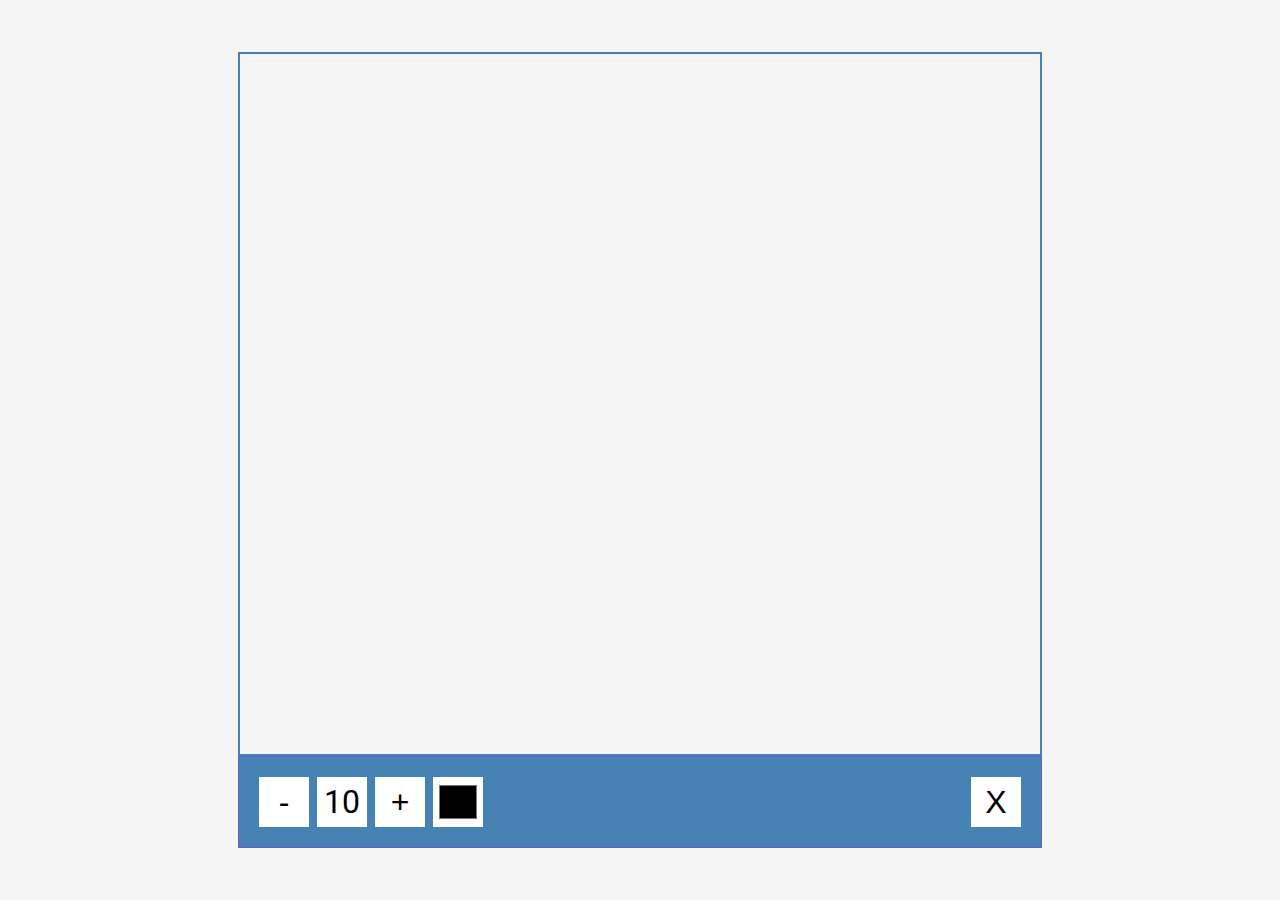
<file: HTML CSS JS/drawing-app/index.html>
<!DOCTYPE html>
<html lang="en">
  <head>
    <meta charset="UTF-8" />
    <meta name="viewport" content="width=device-width, initial-scale=1.0" />
    <link rel="stylesheet" href="style.css" />
    <title>Drawing App</title>
  </head>
  <body>
    <canvas id="canvas" width="800" height="700"></canvas>
    <div class="toolbox">
      <button id="decrease">-</button>
      <span id="size">10</span>
      <button id="increase">+</button>
      <input type="color" id="color">
      <button id="clear">X</button>
    </div>

    <script src="script.js"></script>
  </body>
</html>
</file>
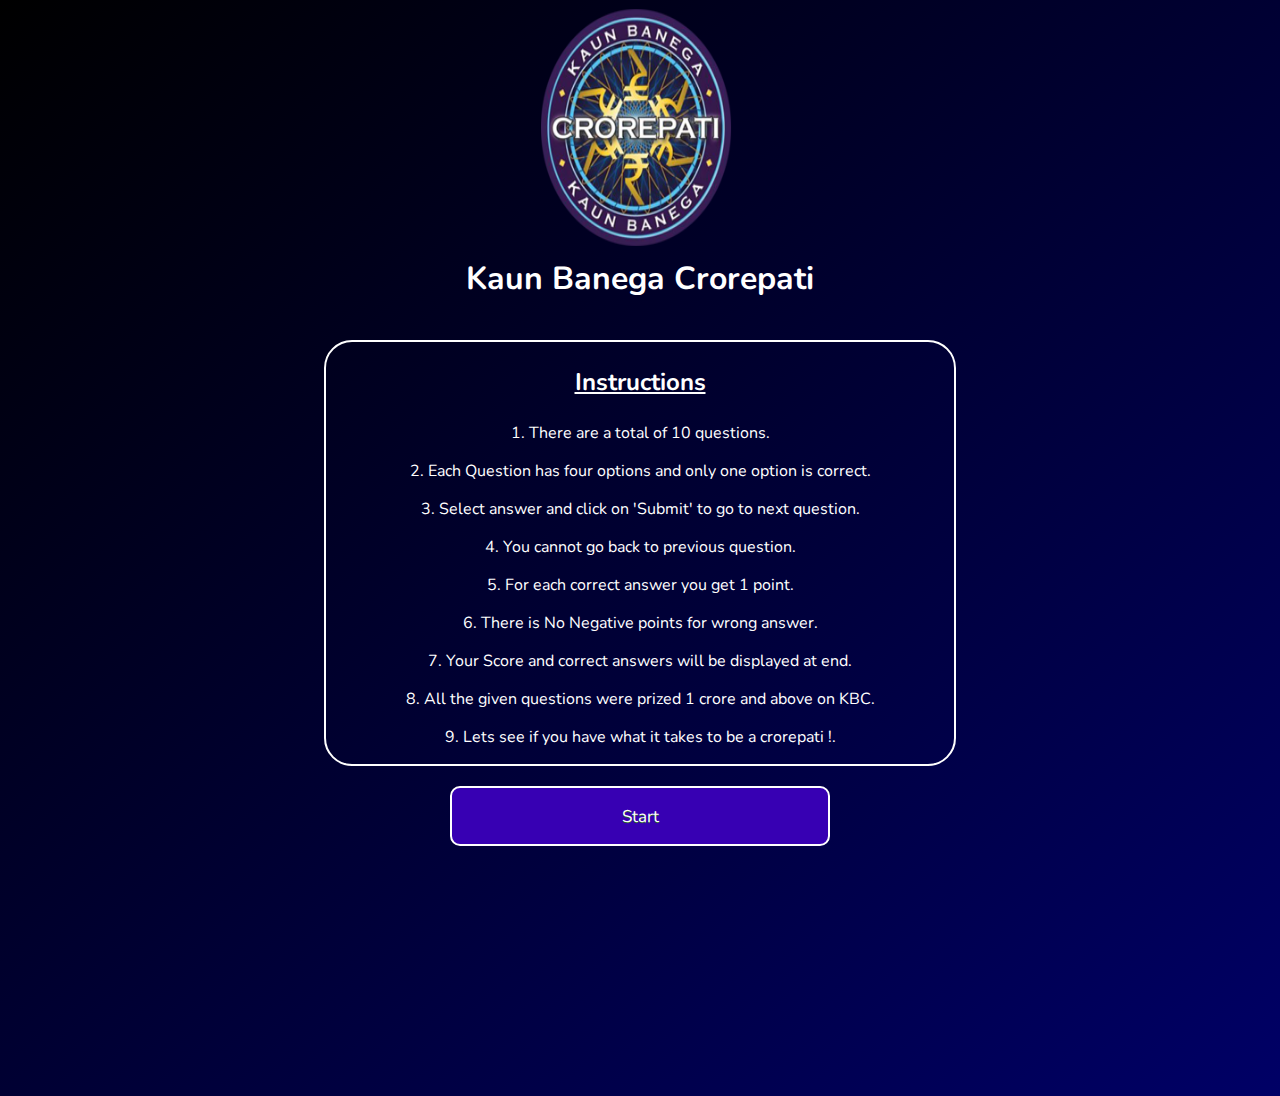
<file: HTML CSS JS/KBC-Quiz-Game/index.html>
<!DOCTYPE html>
<html lang="en">
  <head>
    <meta charset="UTF-8" />
    <meta http-equiv="X-UA-Compatible" content="IE=edge" />
    <meta name="viewport" content="width=device-width, initial-scale=1.0" />
    <title>Kaun Banega Crorepati</title>
    <link rel="stylesheet" href="style.css" />
  </head>
  <body>
    <div><img src="kbc.png" /></div>

    <div class="row firstPage">
      <div class="start">
        <h1>Kaun Banega Crorepati</h1>
        <div class="InstructionDiv">
          <p id="InstructionsHead" style="font-size: 150%">
            <u><strong>Instructions</strong></u>
          </p>
          <p id="instr">1. There are a total of 10 questions.</p>
          <p id="instr">
            2. Each Question has four options and only one option is correct.
          </p>
          <p id="instr">
            3. Select answer and click on 'Submit' to go to next question.
          </p>
          <p id="instr">4. You cannot go back to previous question.</p>
          <p id="instr">5. For each correct answer you get 1 point.</p>
          <p id="instr">6. There is No Negative points for wrong answer.</p>
          <p id="instr">
            7. Your Score and correct answers will be displayed at end.
          </p>
          <p id="instr">
            8. All the given questions were prized 1 crore and above on KBC.
          </p>
          <p id="instr">
            9. Lets see if you have what it takes to be a crorepati !.
          </p>
        </div>
        <button class="startBtn hover">Start</button>
      </div>
    </div>
    <div class="row hidden" id="questionBox">
      <div class="positionLeft" style="margin-top: 40px">
        <span class="count" style="float: left">Question: 1/10</span>
      </div>
      <section id="questionBox">
        <p class="question">
          Which of these explosives was first patented in 1898 by German chemist
          Georg Friedrich Henning and first used in World War II?
        </p>
        <br />
        <button class="button0 answers hover" value="0">HMX</button><br />
        <button class="button1 answers hover" value="1">RDX</button><br />
        <button class="button2 answers hover" value="2">TNT</button><br />
        <button class="button3 answers hover" value="3">PETN</button>
      </section>
    </div>
    <div class="row hidden" id="score1">
      <div class="box-continue">
        <button class="continue js-continue hidden">Submit</button>
      </div>
    </div>

    <script
      src="https://code.jquery.com/jquery-3.1.1.min.js"
      integrity="sha256-hVVnYaiADRTO2PzUGmuLJr8BLUSjGIZsDYGmIJLv2b8="
      crossorigin="anonymous"
    ></script>
    <script src="questions.js"></script>
    <script src="script.js"></script>
  </body>
</html>
</file>
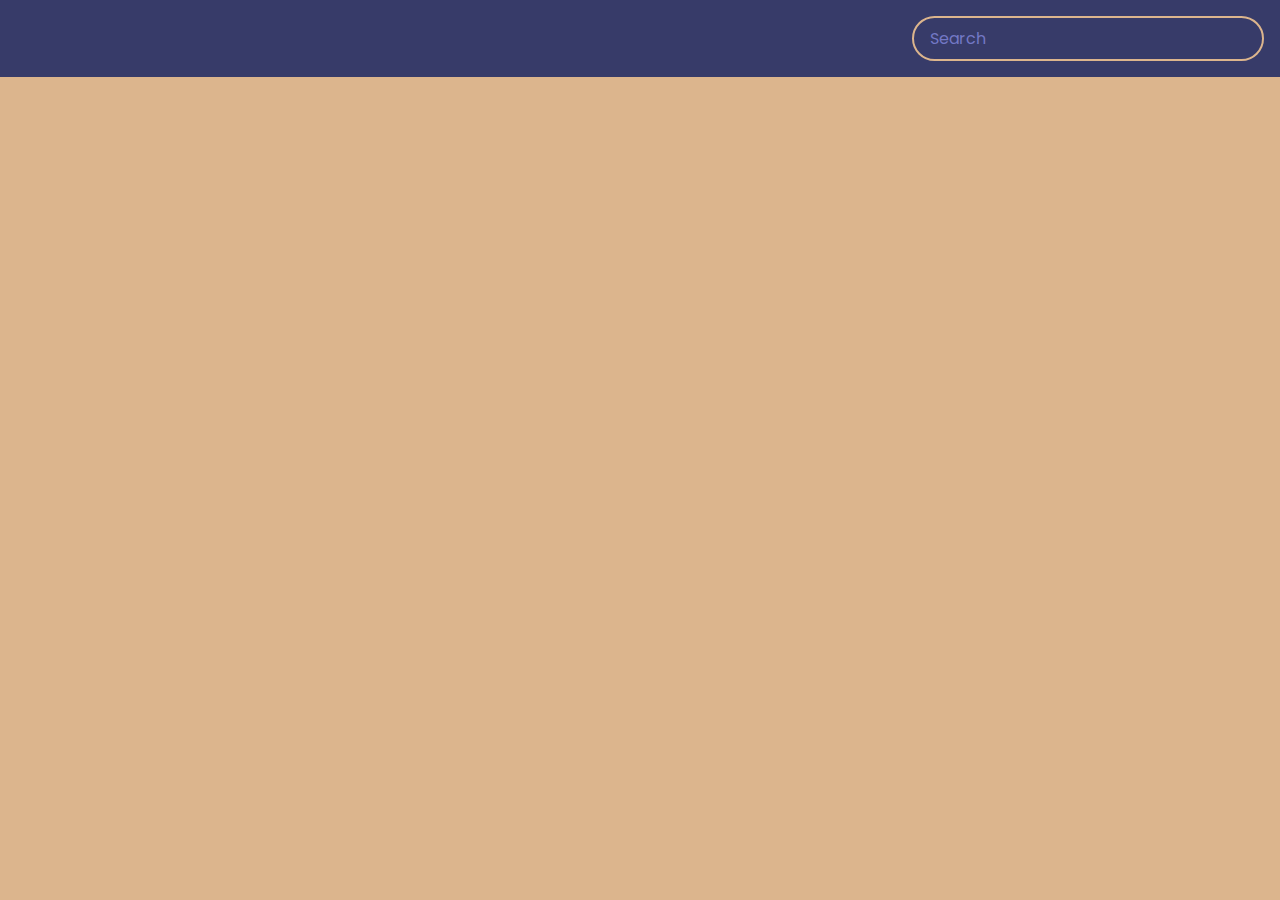
<file: HTML CSS JS/movie-app/index.html>
<!DOCTYPE html>
<html lang="en">
  <head>
    <meta charset="UTF-8" />
    <meta name="viewport" content="width=device-width, initial-scale=1.0" />
    <link rel="stylesheet" href="style.css" />
    <title>Movie App</title>
  </head>
  <body>
    <header>
      <form id="form">
        <input type="text" id="search" class="search" placeholder="Search">
      </form>
    </header>

    <main id="main"></main>

    <script src="script.js"></script>
  </body>
</html>
</file>
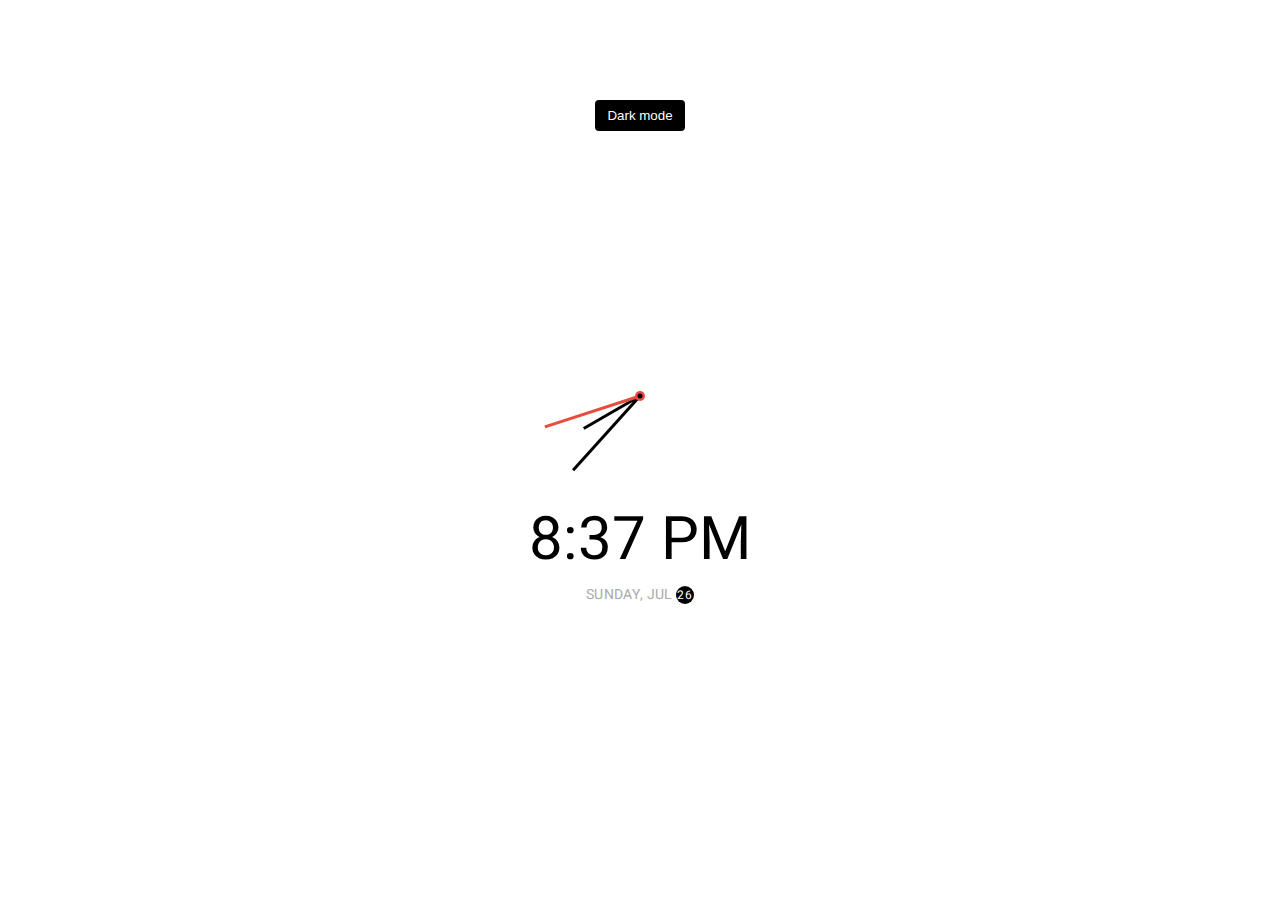
<file: HTML CSS JS/theme-clock/index.html>
<!DOCTYPE html>
<html lang="en">
  <head>
    <meta charset="UTF-8" />
    <meta name="viewport" content="width=device-width, initial-scale=1.0" />
    <link rel="stylesheet" href="style.css" />
    <title>Theme Clock</title>
  </head>
  <body>
    <!-- Inspired by this dribbble shot https://dribbble.com/shots/5958443-Alarm-clock -->

    <button class="toggle">Dark mode</button>

    <div class="clock-container">
      <div class="clock">
        <div class="needle hour"></div>
        <div class="needle minute"></div>
        <div class="needle second"></div>
        <div class="center-point"></div>
      </div>

      <div class="time"></div>
      <div class="date"></div>
    </div>

    <script src="script.js"></script>
  </body>
</html>
</file>
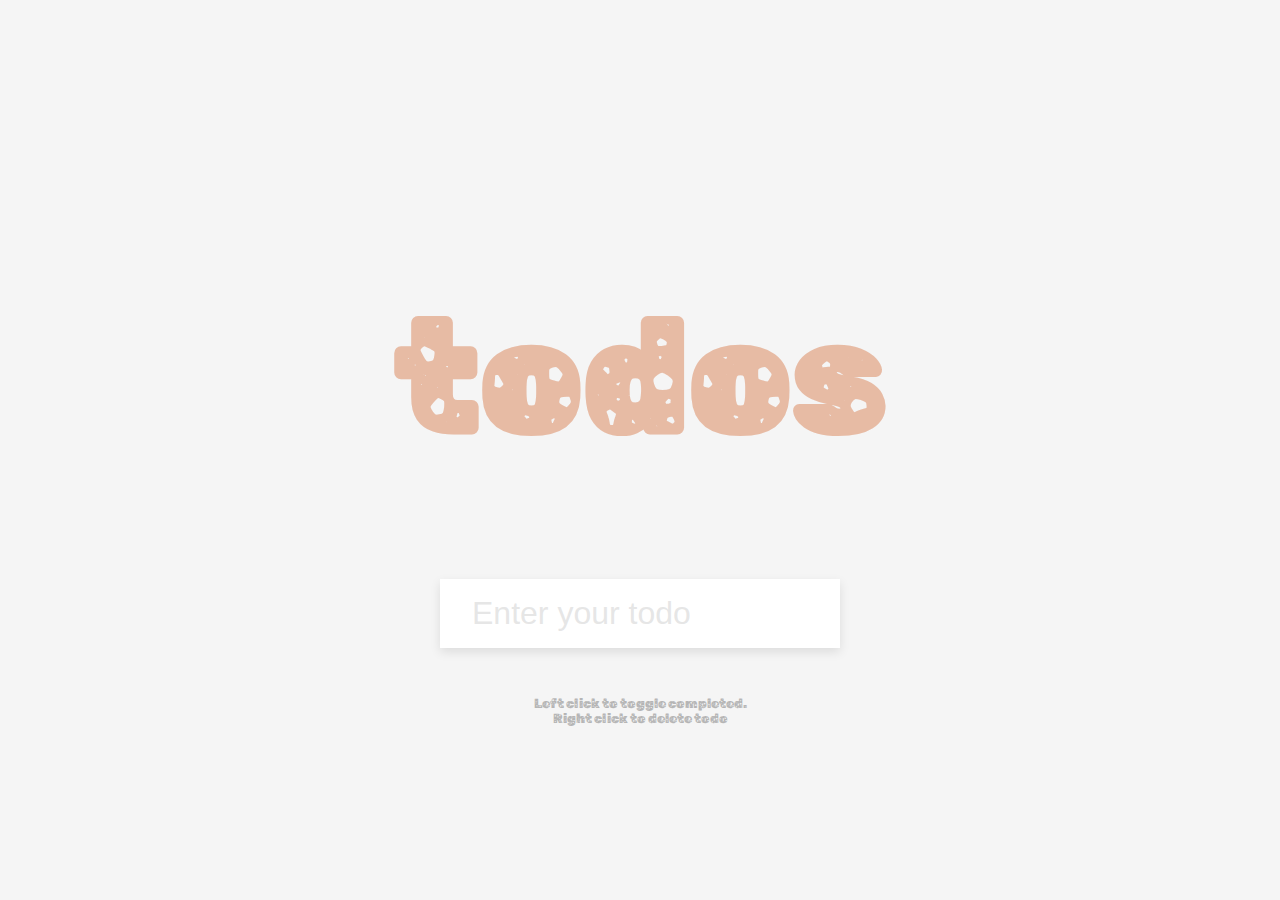
<file: HTML CSS JS/todo-list/index.html>
<!DOCTYPE html>
<html lang="en">
  <head>
    <meta charset="UTF-8" />
    <meta name="viewport" content="width=device-width, initial-scale=1.0" />
    <link rel="stylesheet" href="style.css" />
    <title>Todo List</title>
  </head>
  <body>
    <h1>todos</h1>
    <form id="form">
      <input type="text" class="input" id="input" placeholder="Enter your todo" autocomplete="off">

      <ul class="todos" id="todos"></ul>
    </form>
    <small>Left click to toggle completed. <br> Right click to delete todo</small>

    <script src="script.js"></script>
  </body>
</html>
</file>
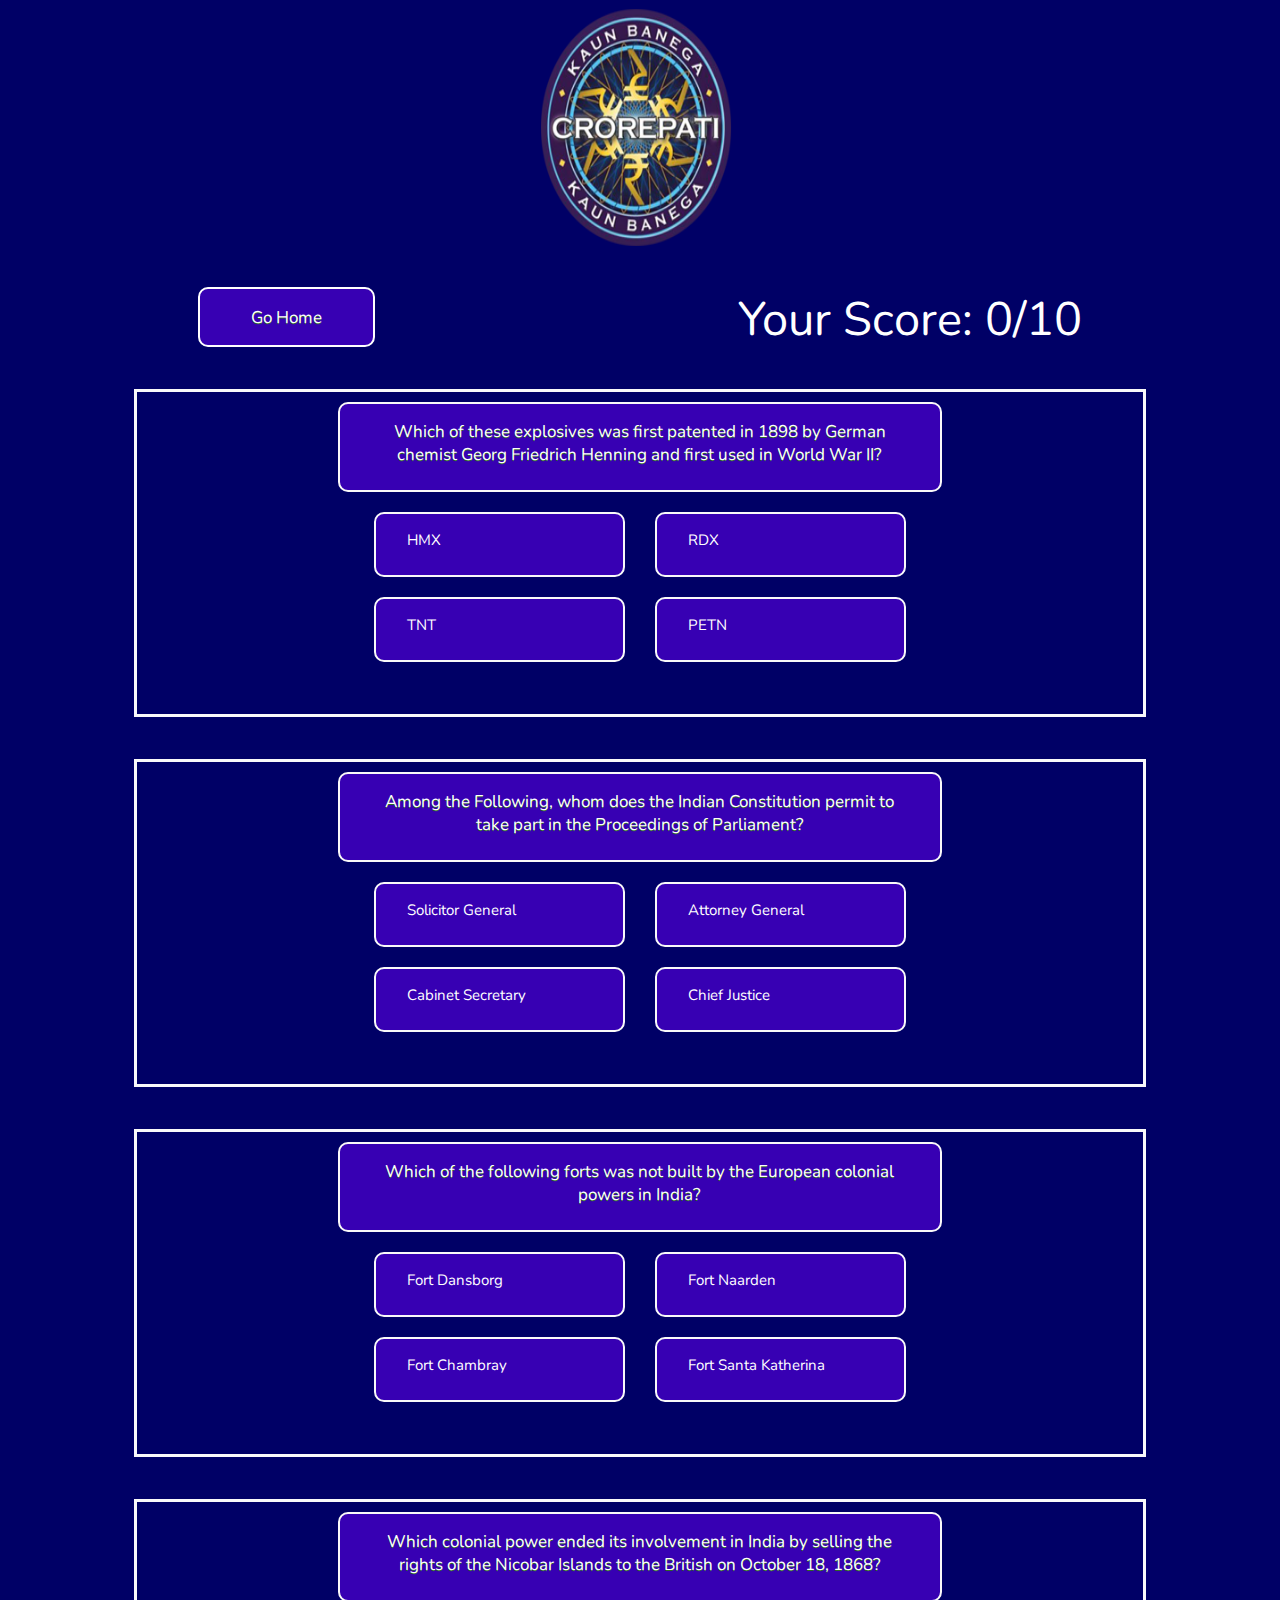
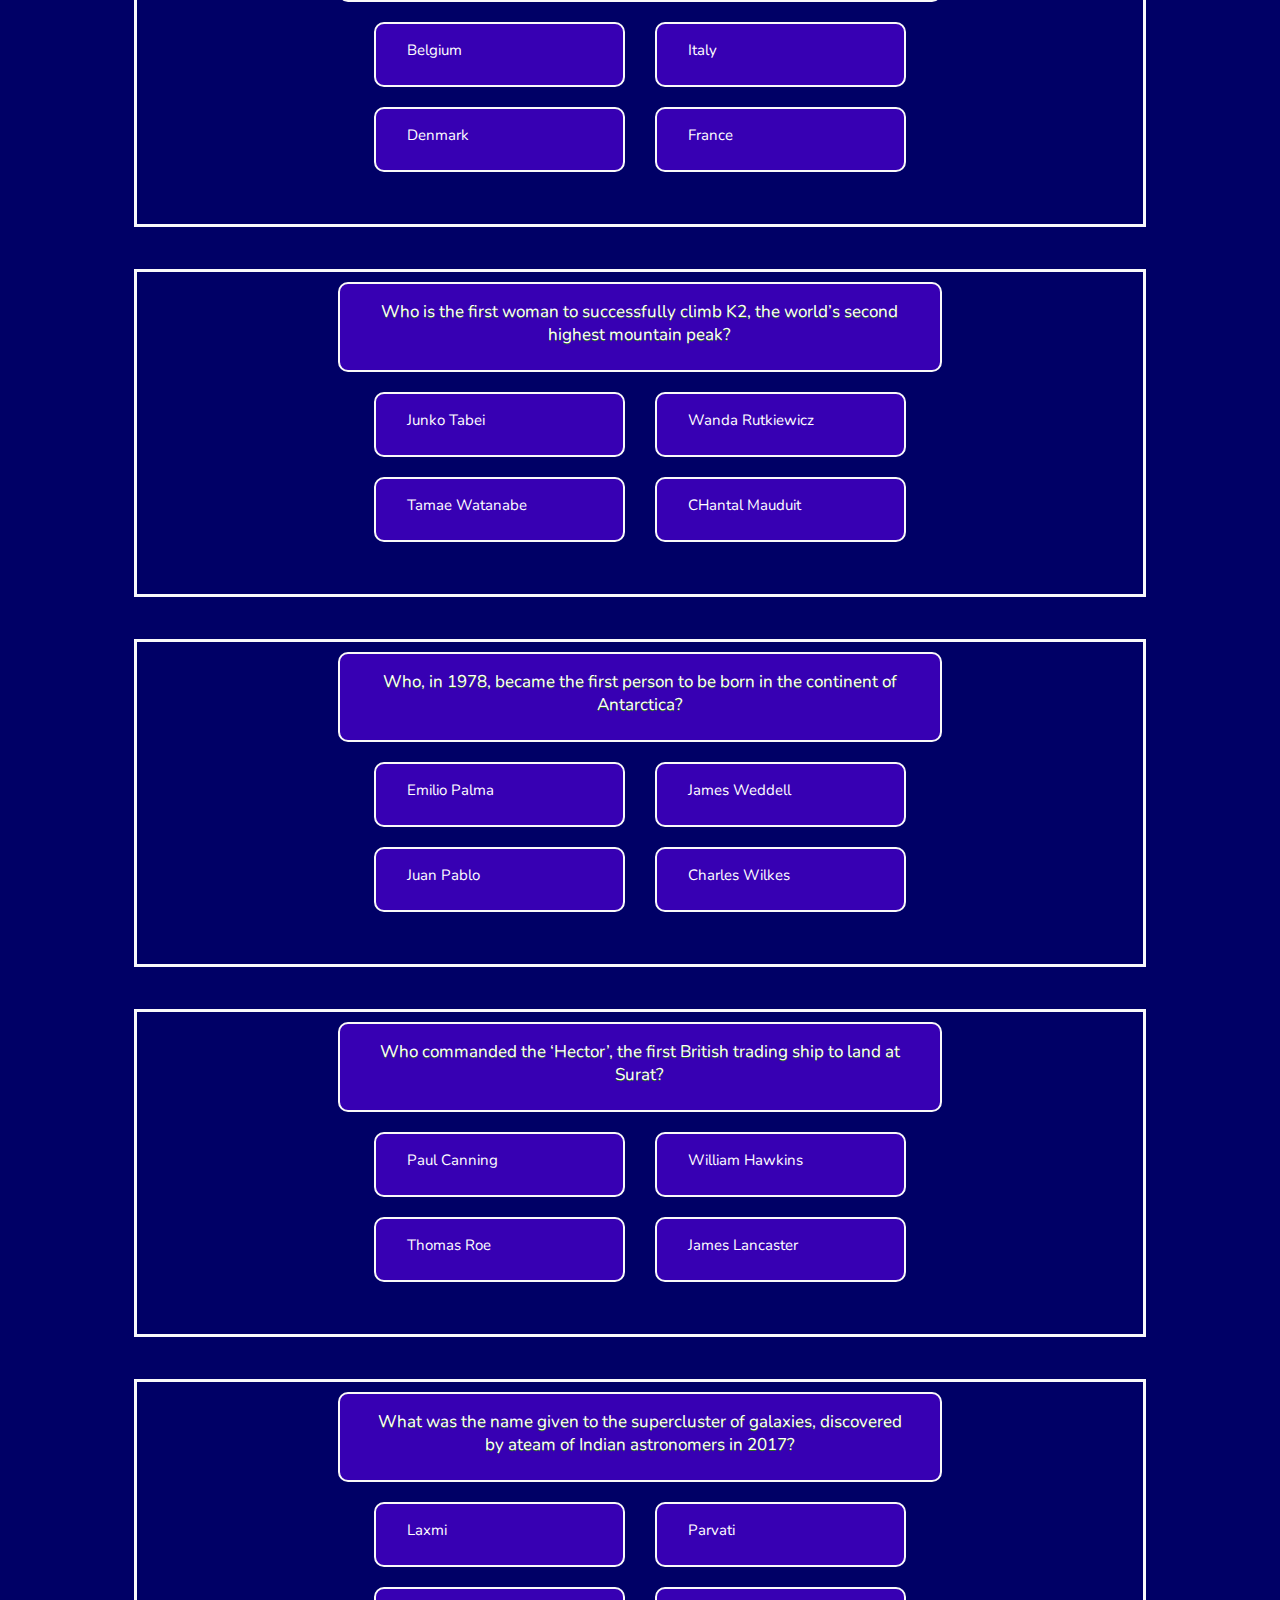
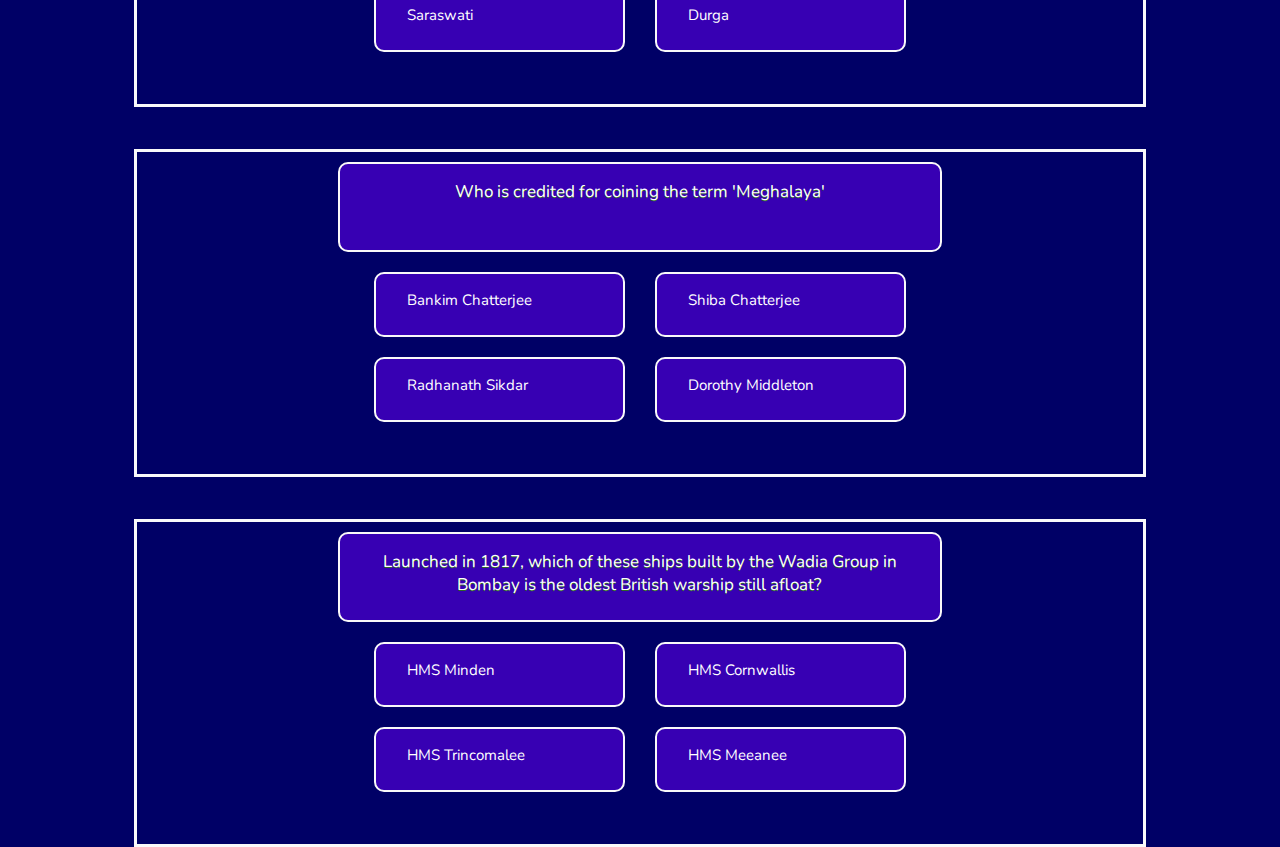
<file: HTML CSS JS/KBC-Quiz-Game/endpage.html>
<!DOCTYPE html>
<html lang="en">
  <head>
    <meta charset="UTF-8" />
    <meta http-equiv="X-UA-Compatible" content="IE=edge" />
    <meta name="viewport" content="width=device-width, initial-scale=1.0" />
    <title>Results</title>
    <link rel="stylesheet" href="style.css" />
  </head>
  <body style="background-color: #000066; background-image: none">
    <div><img src="kbc.png" /></div>

    <div class="positionLeft" style="margin-top: 40px">
      <span class="Final-score" style="float: right; font-size: 47px"
        >Your Score: 0/10</span
      >
      <button class="button0 hover try" value="0">Go Home</button><br />
    </div>

    <br /><br />
    <div class="questionBlock">
      <div class="question_list">
        <span class="que">
          Which of these explosives was first patented in 1898 by German chemist
          Georg Friedrich Henning and first used in World War II?</span
        ><br />
      </div>
      <div class="answer_list">
        <span class="ans q0ans0">HMX</span><span class="ans q0ans1">RDX</span
        ><br /><span class="ans q0ans2">TNT</span
        ><span class="ans q0ans3">PETN</span><br />
      </div>
      <br />
    </div>
    <br />

    <div class="questionBlock">
      <div class="question_list">
        <span class="que">
          Among the Following, whom does the Indian Constitution permit to take
          part in the Proceedings of Parliament? </span
        ><br />
      </div>
      <div class="answer_list">
        <span class="ans q1ans0">Solicitor General</span
        ><span class="ans q1ans1">Attorney General</span><br /><span
          class="ans q1ans2"
          >Cabinet Secretary</span
        ><span class="ans q1ans3">Chief Justice</span><br />
      </div>
      <br />
    </div>
    <br />
    <div class="questionBlock">
      <div class="question_list">
        <span class="que">
          Which of the following forts was not built by the European colonial
          powers in India?</span
        ><br />
      </div>
      <div class="answer_list">
        <span class="ans q2ans0">Fort Dansborg</span
        ><span class="ans q2ans1">Fort Naarden</span><br /><span
          class="ans q2ans2"
          >Fort Chambray</span
        ><span class="ans q2ans3">Fort Santa Katherina</span><br />
      </div>
      <br />
    </div>
    <br />
    <div class="questionBlock">
      <div class="question_list">
        <span class="que">
          Which colonial power ended its involvement in India by selling the
          rights of the Nicobar Islands to the British on October 18,
          1868?</span
        ><br />
      </div>
      <div class="answer_list">
        <span class="ans q3ans0">Belgium</span
        ><span class="ans q3ans1">Italy</span><br /><span class="ans q3ans2"
          >Denmark</span
        ><span class="ans q3ans3">France</span><br />
      </div>
      <br />
    </div>
    <br />
    <div class="questionBlock">
      <div class="question_list">
        <span class="que">
          Who is the first woman to successfully climb K2, the world’s second
          highest mountain peak?</span
        ><br />
      </div>
      <div class="answer_list">
        <span class="ans q4ans0">Junko Tabei</span
        ><span class="ans q4ans1">Wanda Rutkiewicz</span><br /><span
          class="ans q4ans2"
          >Tamae Watanabe</span
        ><span class="ans q4ans3">CHantal Mauduit</span><br />
      </div>
      <br />
    </div>
    <br />
    <div class="questionBlock">
      <div class="question_list">
        <span class="que">
          Who, in 1978, became the first person to be born in the continent of
          Antarctica?</span
        >
      </div>
      <div class="answer_list">
        <span class="ans q5ans0">Emilio Palma</span
        ><span class="ans q5ans1">James Weddell</span><br /><span
          class="ans q5ans2"
          >Juan Pablo </span
        ><span class="ans q5ans3">Charles Wilkes</span><br />
      </div>
      <br />
    </div>
    <br />
    <div class="questionBlock">
      <div class="question_list">
        <span class="que">
          Who commanded the ‘Hector’, the first British trading ship to land at
          Surat?</span
        ><br />
      </div>
      <div class="answer_list">
        <span class="ans q6ans0">Paul Canning</span
        ><span class="ans q6ans1">William Hawkins</span><br /><span
          class="ans q6ans2"
          >Thomas Roe</span
        ><span class="ans q6ans3">James Lancaster</span><br />
      </div>
      <br />
    </div>
    <br />
    <div class="questionBlock">
      <div class="question_list">
        <span class="que">
          What was the name given to the supercluster of galaxies, discovered by
          ateam of Indian astronomers in 2017?</span
        ><br />
      </div>
      <div class="answer_list">
        <span class="ans q7ans0">Laxmi</span
        ><span class="ans q7ans1">Parvati</span><br /><span class="ans q7ans2"
          >Saraswati</span
        ><span class="ans q7ans3">Durga</span><br />
      </div>
      <br />
    </div>
    <br />
    <div class="questionBlock">
      <div class="question_list">
        <span class="que">
          Who is credited for coining the term 'Meghalaya'</span
        ><br />
      </div>
      <div class="answer_list">
        <span class="ans q8ans0">Bankim Chatterjee</span
        ><span class="ans q8ans1">Shiba Chatterjee</span><br /><span
          class="ans q8ans2"
        >
          Radhanath Sikdar</span
        ><span class="ans q8ans3">Dorothy Middleton</span><br />
      </div>
      <br />
    </div>
    <br />
    <div class="questionBlock">
      <div class="question_list">
        <span class="que">
          Launched in 1817, which of these ships built by the Wadia Group in
          Bombay is the oldest British warship still afloat?</span
        ><br />
      </div>
      <div class="answer_list">
        <span class="ans q9ans0">HMS Minden</span
        ><span class="ans q9ans1">HMS Cornwallis</span><br /><span
          class="ans q9ans2"
          >HMS Trincomalee</span
        ><span class="ans q9ans3">HMS Meeanee</span><br />
      </div>
      <br />
    </div>
  </body>
  <script
    src="https://code.jquery.com/jquery-3.1.1.min.js"
    integrity="sha256-hVVnYaiADRTO2PzUGmuLJr8BLUSjGIZsDYGmIJLv2b8="
    crossorigin="anonymous"
  ></script>
  <script src="questions.js"></script>
  <script src="script.js"></script>
</html>
</file>
<file: HTML CSS JS/drawing-app/style.css>
@import url('https://fonts.googleapis.com/css2?family=Roboto:wght@400;700&display=swap');

* {
  box-sizing: border-box;
}

body {
  background-color: #f5f5f5;
  font-family: 'Roboto', sans-serif;
  display: flex;
  flex-direction: column;
  align-items: center;
  justify-content: center;
  height: 100vh;
  margin: 0;
}

canvas {
  border: 2px solid steelblue;
}

.toolbox {
  background-color: steelblue;
  border: 1px solid slateblue;
  display: flex;
  width: 804px;
  padding: 1rem;
}

.toolbox > * {
  background-color: #fff;
  border: none;
  display: inline-flex;
  align-items: center;
  justify-content: center;
  font-size: 2rem;
  height: 50px;
  width: 50px;
  margin: 0.25rem;
  padding: 0.25rem;
  cursor: pointer;
}

.toolbox > *:last-child {
  margin-left: auto;
}
</file>
<file: HTML CSS JS/KBC-Quiz-Game/style.css>
@import url("https://fonts.googleapis.com/css2?family=Nunito&display=swap");
* {
  box-sizing: border-box;
}

h1 {
  margin-top: 10px;
  margin-bottom: 40px;
}

body {
  font-family: "Nunito", sans-serif;
  font-size: 100%;
  font-weight: 400;
  height: 120vh;
  color: #fff;
  background-image: linear-gradient(to top left, #000066 0%, #000000 100%);

  align-items: center;
  justify-content: center;
  text-align: center;
}

.start {
  margin: auto;
}

button {
  width: 30%;
  height: 60px;
  background-color: #3700b3;
  border-radius: 10px;
  margin: 0 auto 20px auto;
  border: 2px solid #ffffff;
  display: inline-block;
  cursor: pointer;
  color: #ffffff;
  font-family: "Nunito", sans-serif;
  font-size: 17px;
  padding: 16px 31px;
  text-decoration: none;
  text-shadow: 0px 1px 0px #2f6627;
}

.hover:hover {
  cursor: pointer;
  background-color: #ffbb36;
}

.questionBox {
  font-size: 150%;
  margin: auto;
}

.box-continue {
  text-align: right;
  margin: auto;
}

.positionLeft {
  text-align: left;
  display: inline-block;
  vertical-align: middle;
  width: 70%;
}

.continue {
  width: 25%;
  background-color: #f9f9f9;
  color: slategrey;
  margin-top: 10px;
}

.continue:hover {
  background-color: #fff;
  cursor: pointer;
}

.question {
  margin-top: 50px;
  width: 50%;
  height: 120px;

  border-radius: 10px;
  margin: 0 auto 20px auto;
  border: 2px solid #ffffff;
  display: inline-block;

  color: #ffffff;

  font-size: 17px;
  padding: 16px 31px;
}

.sides {
  height: 200px;
  width: 100%;
}

.hidden {
  display: none;
}

.InstructionDiv {
  margin-bottom: 40px;
  width: 50%;
  margin: 0 auto 20px auto;

  /* background-color: ; */
  border-radius: 28px;

  border: 2px solid #ffffff;
}

.selected {
  background-color: #ffbb36;
}

.que {
  width: 60%;
  height: 90px;
  background-color: #3700b3;
  border-radius: 10px;
  margin: 0 auto 20px auto;
  border: 2px solid #faf8f9;
  display: inline-block;

  color: #ffffff;
  font-family: "Nunito", sans-serif;
  font-size: 17px;
  padding: 16px 31px;
  text-decoration: none;
  text-shadow: 0px 1px 0px #2f6627;
  text-align: center;
}

.ans {
  width: 25%;
  height: 65px;
  background-color: #3700b3;
  /* background-size: auto; */
  border-radius: 10px;
  margin: 0 auto 20px auto;
  border: 2px solid #f9f9fa;
  display: inline-flex;

  color: #ffffff;

  font-size: 15px;
  padding: 16px 31px;

  text-align: center;
  margin-left: 15px;
  margin-right: 15px;
}

.questionBlock {
  padding: 10px 0px;
  border: 3px solid #f9f9fa;
  width: 80%;
  margin: 0 auto 20px auto;
}

.try {
  width: 20%;
  padding: 0px 0px;
}

.correct {
  background-color: #98cb00;
}

.incorrect {
  background-color: #ffbb36;
}

img {
  width: 250px;
  height: 239px;
  vertical-align: top;
}
</file>
<file: HTML CSS JS/movie-app/style.css>
@import url("https://fonts.googleapis.com/css2?family=Poppins:wght@200;400&display=swap");

:root {
  --primary-color: #dcb58d;
  --secondary-color: #373b69;
}

* {
  box-sizing: border-box;
}

body {
  background-color: var(--primary-color);
  font-family: "Poppins", sans-serif;
  margin: 0;
}

header {
  padding: 1rem;
  display: flex;
  justify-content: flex-end;
  background-color: var(--secondary-color);
}

.search {
  background-color: transparent;
  border: 2px solid var(--primary-color);
  border-radius: 50px;
  font-family: inherit;
  font-size: 1rem;
  padding: 0.5rem 1rem;
  color: #fff;
}

.search::placeholder {
  color: #7378c5;
}

.search:focus {
  outline: none;
  background-color: var(--primary-color);
}

main {
  display: flex;
  flex-wrap: wrap;
  justify-content: center;
}

.movie {
  width: 300px;
  margin: 1rem;
  background-color: var(--secondary-color);
  box-shadow: 0 4px 5px rgba(0, 0, 0, 0.2);
  position: relative;
  overflow: hidden;
  border-radius: 3px;
}

.movie img {
  width: 100%;
}

.movie-info {
  color: #eee;
  display: flex;
  align-items: center;
  justify-content: space-between;
  gap: 0.2rem;
  padding: 0.5rem 1rem 1rem;
  letter-spacing: 0.5px;
}

.movie-info h3 {
  margin-top: 0;
}

.movie-info span {
  background-color: var(--primary-color);
  padding: 0.25rem 0.5rem;
  border-radius: 3px;
  font-weight: bold;
}

.movie-info span.green {
  color: lightgreen;
}

.movie-info span.orange {
  color: orange;
}

.movie-info span.red {
  color: red;
}

.overview {
  background-color: #fff;
  padding: 2rem;
  position: absolute;
  left: 0;
  bottom: 0;
  right: 0;
  max-height: 100%;
  transform: translateY(101%);
  overflow-y: auto;
  transition: transform 0.3s ease-in;
}

.movie:hover .overview {
  transform: translateY(0);
}
</file>
<file: HTML CSS JS/theme-clock/style.css>
@import url('https://fonts.googleapis.com/css?family=Heebo:300&display=swap');

* {
  box-sizing: border-box;
}

:root {
  --primary-color: #000;
  --secondary-color: #fff;
}

html {
  transition: all 0.5s ease-in;
}

html.dark {
  --primary-color: #fff;
  --secondary-color: #333;
}

html.dark {
  background-color: #111;
  color: var(--primary-color);
}

body {
  font-family: 'Heebo', sans-serif;
  display: flex;
  align-items: center;
  justify-content: center;
  height: 100vh;
  overflow: hidden;
  margin: 0;
}

.toggle {
  cursor: pointer;
  background-color: var(--primary-color);
  color: var(--secondary-color);
  border: 0;
  border-radius: 4px;
  padding: 8px 12px;
  position: absolute;
  top: 100px;
}

.toggle:focus {
  outline: none;
}

.clock-container {
  display: flex;
  flex-direction: column;
  justify-content: space-between;
  align-items: center;
}

.clock {
  position: relative;
  width: 200px;
  height: 200px;
}

.needle {
  background-color: var(--primary-color);
  position: absolute;
  top: 50%;
  left: 50%;
  height: 65px;
  width: 3px;
  transform-origin: bottom center;
  transition: all 0.5s ease-in;
}

.needle.hour {
  transform: translate(-50%, -100%) rotate(0deg);
}

.needle.minute {
  transform: translate(-50%, -100%) rotate(0deg);
  height: 100px;
}

.needle.second {
  transform: translate(-50%, -100%) rotate(0deg);
  height: 100px;
  background-color: #e74c3c;
}

.center-point {
  background-color: #e74c3c;
  width: 10px;
  height: 10px;
  position: absolute;
  top: 50%;
  left: 50%;
  transform: translate(-50%, -50%);
  border-radius: 50%;
}

.center-point::after {
  content: '';
  background-color: var(--primary-color);
  width: 5px;
  height: 5px;
  position: absolute;
  top: 50%;
  left: 50%;
  transform: translate(-50%, -50%);
  border-radius: 50%;
}

.time {
  font-size: 60px;
}

.date {
  color: #aaa;
  font-size: 14px;
  letter-spacing: 0.3px;
  text-transform: uppercase;
}

.date .circle {
  background-color: var(--primary-color);
  color: var(--secondary-color);
  border-radius: 50%;
  height: 18px;
  width: 18px;
  display: inline-flex;
  align-items: center;
  justify-content: center;
  line-height: 18px;
  transition: all 0.5s ease-in;
  font-size: 12px;
}
</file>
<file: HTML CSS JS/todo-list/style.css>
@import url("https://fonts.googleapis.com/css2?family=Rubik+Moonrocks");

* {
  box-sizing: border-box;
}

body {
  background-color: #f5f5f5;
  color: #444;
  font-family: "Rubik Moonrocks", cursive;
  display: flex;
  flex-direction: column;
  align-items: center;
  justify-content: center;
  height: 100vh;
  margin: 0;
}

h1 {
  color: rgb(226, 163, 131);
  font-size: 10rem;
  text-align: center;
  opacity: 0.7;
}

form {
  box-shadow: 0 4px 10px rgba(0, 0, 0, 0.1);
  max-width: 100%;
  width: 400px;
}

.input {
  border: none;
  color: #444;
  font-size: 2rem;
  padding: 1rem 2rem;
  display: block;
  width: 100%;
}

.input::placeholder {
  color: #d5d5d59c;
}

.input:focus {
  outline-color: rgb(179, 131, 226);
}

.todos {
  background-color: #fff;
  padding: 0;
  margin: 0;
  list-style-type: none;
}

.todos li {
  border-top: 1px solid #e5e5e5;
  cursor: pointer;
  font-size: 1.5rem;
  padding: 1rem 2rem;
}

.todos li.completed {
  color: #b6b6b6;
  text-decoration: line-through;
}

small {
  color: #b5b5b5;
  margin-top: 3rem;
  text-align: center;
}
</file>
